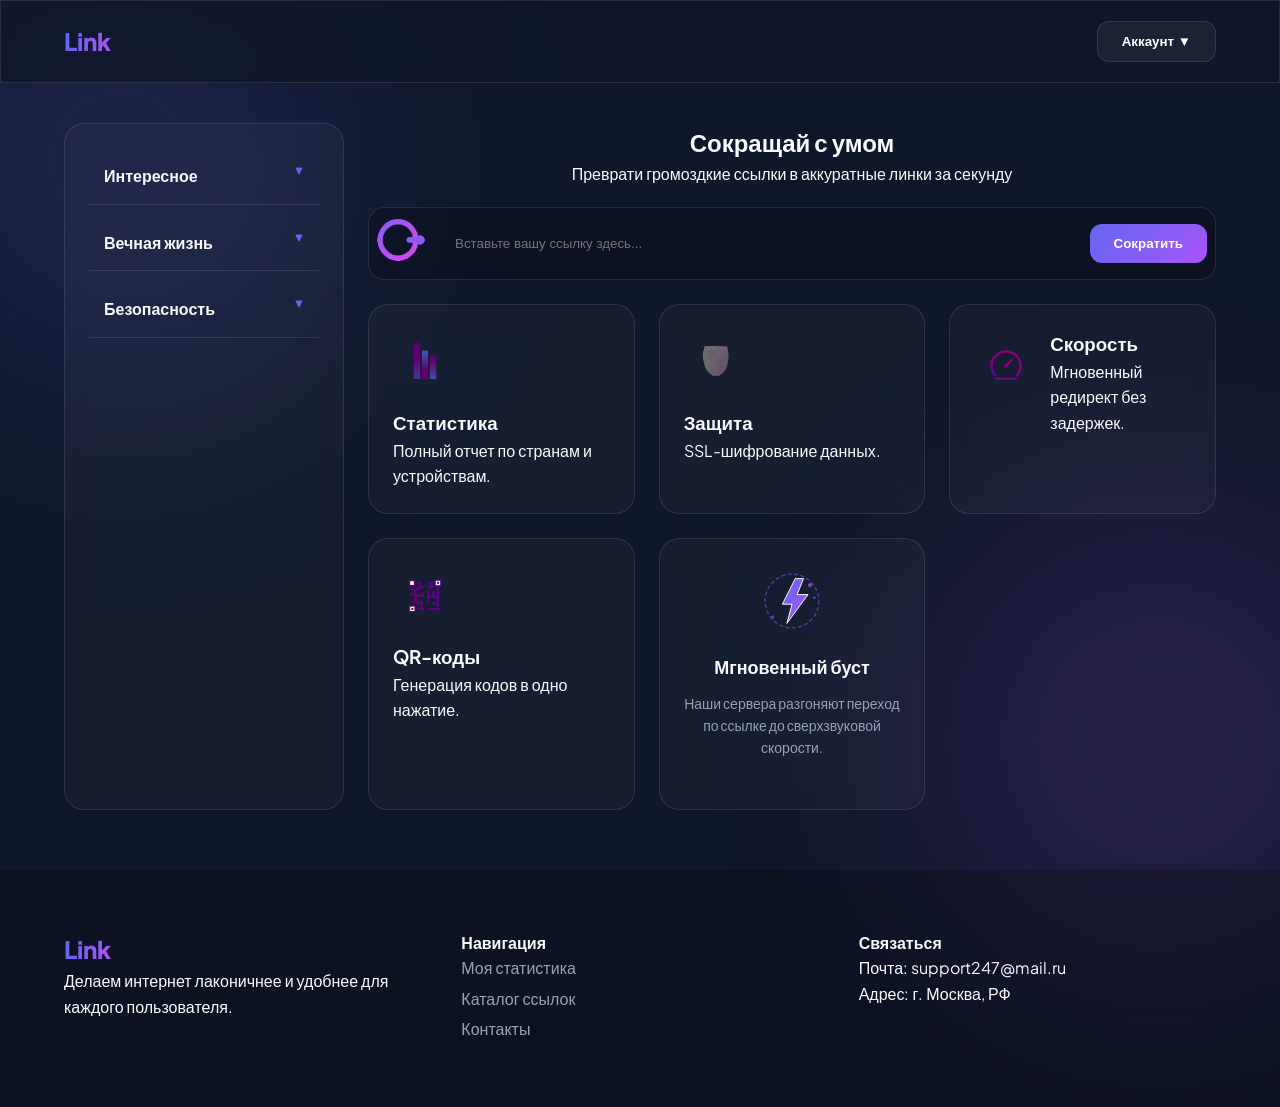
<file: index.html>
<!DOCTYPE html>
<html lang="ru">
<head>
    <meta charset="UTF-8">
    <meta name="viewport" content="width=device-width, initial-scale=1.0">
    <title>Link - Сокращатель ссылок</title>
    <link rel="preconnect" href="https://fonts.googleapis.com">
    <link href="https://fonts.googleapis.com/css2?family=Plus+Jakarta+Sans:wght@400;600;700;800&display=swap" rel="stylesheet">
    <link rel="stylesheet" href="css/style.css">
</head>
<body>
    <div class="blob"></div>
    <div class="blob2"></div>

    <header class="header glass">
        <div class="container flex-header">
            <div class="logo"><span>Link</span></div>
            <div class="dropdown">
                <button class="btn btn-blur" id="dropBtn">Аккаунт ▼</button>
                <div id="myDropdown" class="dropdown-content">
                    <a href="#" id="openLoginBtn">Вход</a>
                    <a href="#" id="openRegBtn">Регистрация</a>
                    <a href="contacts.html">Контакты</a>
                </div>
            </div>
        </div>
    </header>

    <div class="container">
        <div class="main-layout">
            <aside class="sidebar glass card">
                <div class="acc-item">
                    <div class="acc-header">Интересное</div>
                    <div class="acc-body">
                        Аналитика<br>Короткими ссылками чаще всего пользуются компании и небольшие предприятия поскольку так удобно и понятно для большого круга людей
                    </div>
                </div>
                <div class="acc-item">
                    <div class="acc-header">Вечная жизнь</div>
                    <div class="acc-body">
                        Наши ссылки не имеют срока годности. Один раз сократили - и она будет работать, пока жив интернет
                    </div>
                </div>
                <div class="acc-item">
                    <div class="acc-header">Безопасность</div>
                    <div class="acc-body">
                        Все ссылки проверяются на фишинг!
                    </div>
                </div>
            </aside>

            <main>
                <section class="main-hero">
                    <h2>Сокращай с умом</h2>
                    <p>Преврати громоздкие ссылки в аккуратные линки за секунду</p>
                    
                    <div class="form-group-row">
                        <picture>
                            <source srcset="assets/images/logo.webp" type="image/webp">
                            <img src="assets/images/logo.png" alt="Логотип Link" class="logo-icon" width="48" height="48" loading="eager">
                        </picture>
                        <input type="text" placeholder="Вставьте вашу ссылку здесь...">
                        <button class="btn btn-grad">Сократить</button>
                    </div>
                </section>

                <div class="grid-gallery">
                    <div class="card glass">
                            <picture>
                                <source srcset="assets/images/stats.webp" type="image/webp">
                                <img src="assets/images/stats.png" alt="Статистика" class="feature-icon" loading="lazy" width="64" height="64">
                            </picture>
                            <h3>Статистика</h3>
                            <p>Полный отчет по странам и устройствам.</p>
                        </div>
                    <div class="card glass">
                        <picture>
                            <source srcset="assets/images/shield.webp" type="image/webp">
                            <img src="assets/images/shield.png" alt="Защита" class="feature-icon" loading="lazy" width="64" height="64">
                        </picture>
                        <h3>Защита</h3>
                        <p>SSL-шифрование данных.</p>
                    </div>
                    
                    <div class="card glass feature-card-bg">
                        <div class="card-content">
                            <h3>Скорость</h3>
                            <p>Мгновенный редирект без задержек.</p>
                        </div>
                    </div>
                    
                    <div class="card glass">
                        <picture>
                            <source srcset="assets/images/qr.webp" type="image/webp">
                            <img src="assets/images/qr.png" alt="QR-коды" class="feature-icon" loading="lazy" width="64" height="64">
                        </picture>
                        <h3>QR-коды</h3>
                        <p>Генерация кодов в одно нажатие.</p>
                    </div>
                    <!-- SVG-карточка: Буст-ускорение -->
                <div class="card glass catalog-card">
                    <img src="assets/images/boost.svg" alt="Ускорение ссылок" class="catalog-icon" style="width: 64px; height: 64px;" loading="lazy">
                    <h3>Мгновенный буст</h3>
                    <p>Наши сервера разгоняют переход по ссылке до сверхзвуковой скорости.</p>
                </div>
                </div>
            </main>
        </div>
    </div>

    <footer class="footer">
        <div class="container footer-grid">
            <div>
                <div class="logo"><span>Link</span></div>
                <p>Делаем интернет лаконичнее и удобнее для каждого пользователя.</p>
            </div>
            <div>
                <h4>Навигация</h4>
                <p><a href="#" id="footerStats">Моя статистика</a></p>
                <p><a href="catalog.html">Каталог ссылок</a></p>
                <p><a href="contacts.html">Контакты</a></p>
            </div>
            <div>
                <h4>Связаться</h4>
                <p>Почта: support247@mail.ru</p>
                <p>Адрес: г. Москва, РФ</p>
            </div>
        </div>
    </footer>

    <!-- МОДАЛКА СТАТИСТИКИ (старая, нетронутая) -->
    <div id="statsModal" class="modal-overlay hidden">
        <div class="modal-card glass">
            <h2>Моя статистика</h2>
            
            <div class="stats-cards">
                <div class="stat-card">
                    <div class="stat-label">КЛИКИ</div>
                    <div class="stat-value">1,254</div>
                </div>
                <div class="stat-card">
                    <div class="stat-label">ССЫЛКИ</div>
                    <div class="stat-value">12</div>
                </div>
                <div class="stat-card">
                    <div class="stat-label">РЕГИОН</div>
                    <div class="stat-value">RU</div>
                </div>
            </div>
            
            <div class="stats-table-section">
                <p class="table-title">Последние переходы:</p>
                <table class="stats-table">
                    <thead>
                        <tr><th>Ссылка</th><th>Клики</th></tr>
                    </thead>
                    <tbody>
                        <tr><td><a href="#">sh.li/x7K2</a></td><td>452</td></tr>
                        <tr><td><a href="#">sh.li/9bL1</a></td><td>128</td></tr>
                    </tbody>
                </table>
            </div>
            
            <button class="btn btn-grad full-w close-stats">Закрыть</button>
        </div>
    </div>

    <!-- МОДАЛКА ВХОДА/РЕГИСТРАЦИИ (новая, отдельная) -->
    <div id="authModal" class="modal-overlay hidden">
        <div id="loginModal" class="modal-card glass">
            <h2>Вход в аккаунт</h2>
            <form class="v-form">
                <input type="email" placeholder="Email" required>
                <input type="password" placeholder="Пароль" required>
                <button type="submit" class="btn btn-grad full-w">Войти</button>
            </form>
            <p style="margin-top: 15px; color: var(--text-dim);">Нет аккаунта? <a href="#" id="switchToRegBtn" style="color: var(--primary);">Зарегистрируйтесь</a></p>
            <button class="btn btn-blur full-w close-auth" style="margin-top: 10px;">Закрыть</button>
        </div>

        <div id="regModal" class="modal-card glass hidden">
            <h2>Регистрация</h2>
            <form class="v-form">
                <input type="text" placeholder="Имя" required>
                <input type="email" placeholder="Email" required>
                <input type="password" placeholder="Пароль" required>
                <label class="checkbox-group">
                    <input type="checkbox" required>
                    <span>Я согласен с условиями</span>
                </label>
                <button type="submit" class="btn btn-grad full-w">Создать аккаунт</button>
            </form>
            <p style="margin-top: 15px; color: var(--text-dim);">Уже есть аккаунт? <a href="#" id="switchToLoginBtn" style="color: var(--primary);">Войдите</a></p>
            <button class="btn btn-blur full-w close-auth" style="margin-top: 10px;">Закрыть</button>
        </div>
    </div>

    <script src="js/script.js"></script>
</body>
</html>
</file>
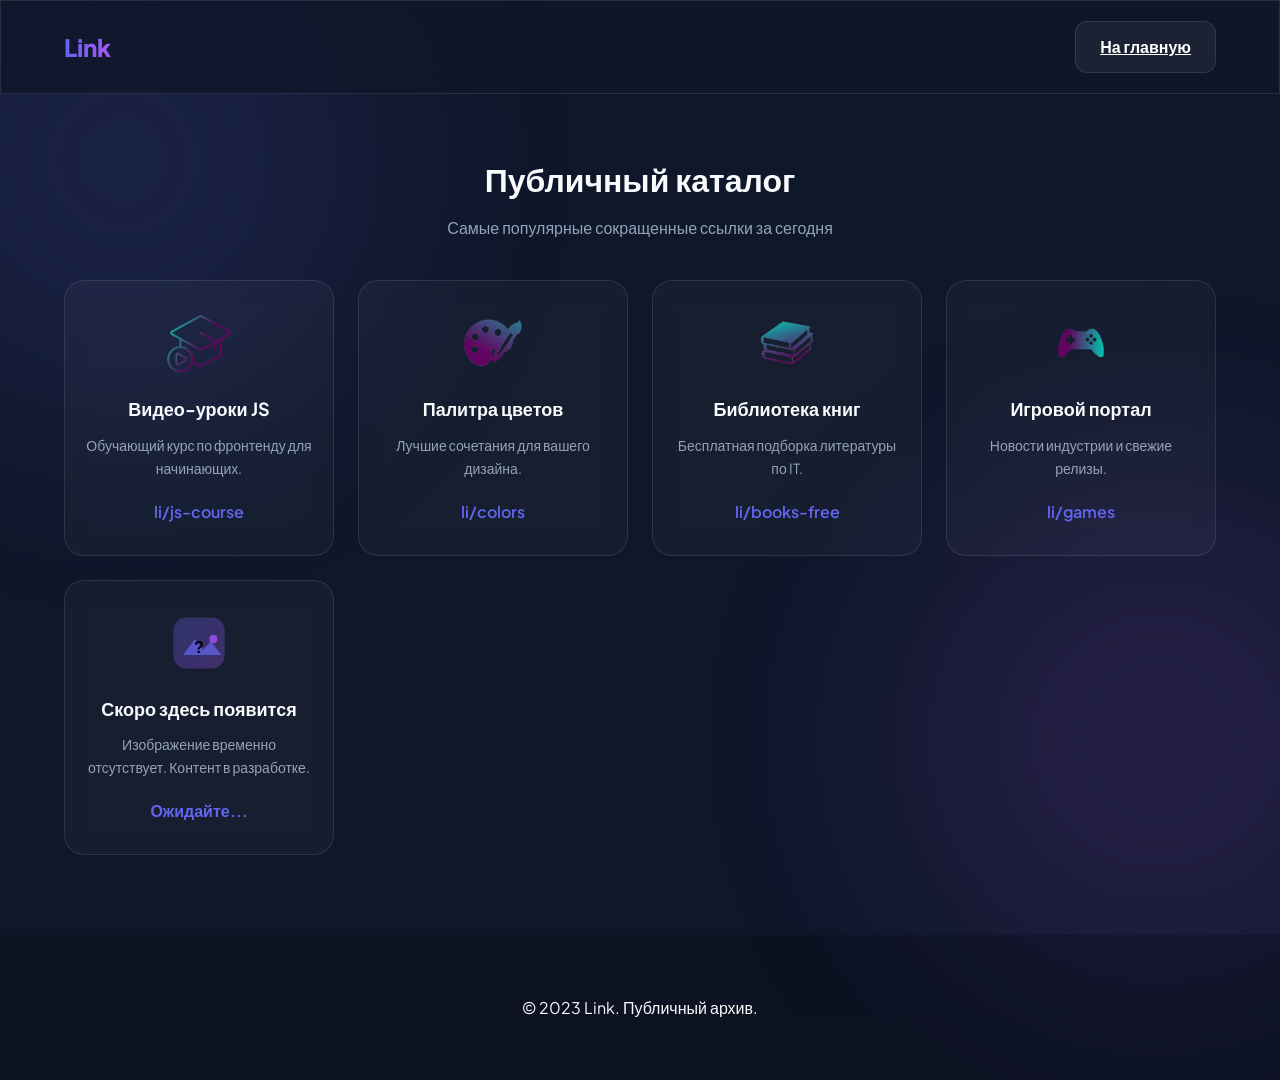
<file: catalog.html>
<!DOCTYPE html>
<html lang="ru">
<head>
    <meta charset="UTF-8">
    <meta name="viewport" content="width=device-width, initial-scale=1.0">
    <title>Каталог ссылок | Link</title>
    <link rel="preconnect" href="https://fonts.googleapis.com">
    <link href="https://fonts.googleapis.com/css2?family=Plus+Jakarta+Sans:wght@400;600;700;800&display=swap" rel="stylesheet">
    <link rel="stylesheet" href="css/style.css">
</head>
<body>
    <div class="blob"></div>
    <div class="blob2"></div>

    <header class="header glass">
        <div class="container flex-header">
            <div class="logo"><span>Link</span></div>
            <a href="index.html" class="btn btn-blur">На главную</a>
        </div>
    </header>

    <div class="container" style="margin-top: 60px; text-align: center;">
        <h1 style="margin-bottom: 10px;">Публичный каталог</h1>
        <p style="color: var(--text-dim); margin-bottom: 40px;">Самые популярные сокращенные ссылки за сегодня</p>

        <div class="grid-gallery">
            
            <div class="card glass catalog-card">
                <picture>
                    <source srcset="assets/images/course.webp" type="image/webp">
                    <img src="assets/images/course.png" alt="Видео-уроки" class="catalog-icon" loading="lazy" width="64" height="64">
                </picture>
                <h3>Видео-уроки JS</h3>
                <p>Обучающий курс по фронтенду для начинающих.</p>
                <a href="#" class="link-text">li/js-course</a>
            </div>

            <div class="card glass catalog-card">
                <picture>
                    <source srcset="assets/images/palette.webp" type="image/webp">
                    <img src="assets/images/palette.png" alt="Палитра" class="catalog-icon" loading="lazy" width="64" height="64">
                </picture>
                <h3>Палитра цветов</h3>
                <p>Лучшие сочетания для вашего дизайна.</p>
                <a href="#" class="link-text">li/colors</a>
            </div>

            <div class="card glass catalog-card">
                <picture>
                    <source srcset="assets/images/books.webp" type="image/webp">
                    <img src="assets/images/books.png" alt="Книги" class="catalog-icon" loading="lazy" width="64" height="64">
                </picture>
                <h3>Библиотека книг</h3>
                <p>Бесплатная подборка литературы по IT.</p>
                <a href="#" class="link-text">li/books-free</a>
            </div>

            <div class="card glass catalog-card">
                <picture>
                    <source srcset="assets/images/games.webp" type="image/webp">
                    <img src="assets/images/games.png" alt="Игры" class="catalog-icon" loading="lazy" width="64" height="64">
                </picture>
                <h3>Игровой портал</h3>
                <p>Новости индустрии и свежие релизы.</p>
                <a href="#" class="link-text">li/games</a>
            </div>
           <!-- Карточка-заглушка с SVG -->
            <div class="card glass catalog-card">
                <img src="assets/images/placeholder.svg" alt="Изображение временно отсутствует" class="catalog-icon" loading="lazy">
                <h3>Скоро здесь появится</h3>
                <p>Изображение временно отсутствует. Контент в разработке.</p>
                <span class="link-text">Ожидайте...</span>
            </div>
        </div>
    </div>

    <footer class="footer" style="margin-top: 80px;">
        <div class="container" style="text-align: center;">
            <p>© 2023 Link. Публичный архив.</p>
        </div>
    </footer>

    <script src="js/script.js"></script>
</body>
</html>
</file>
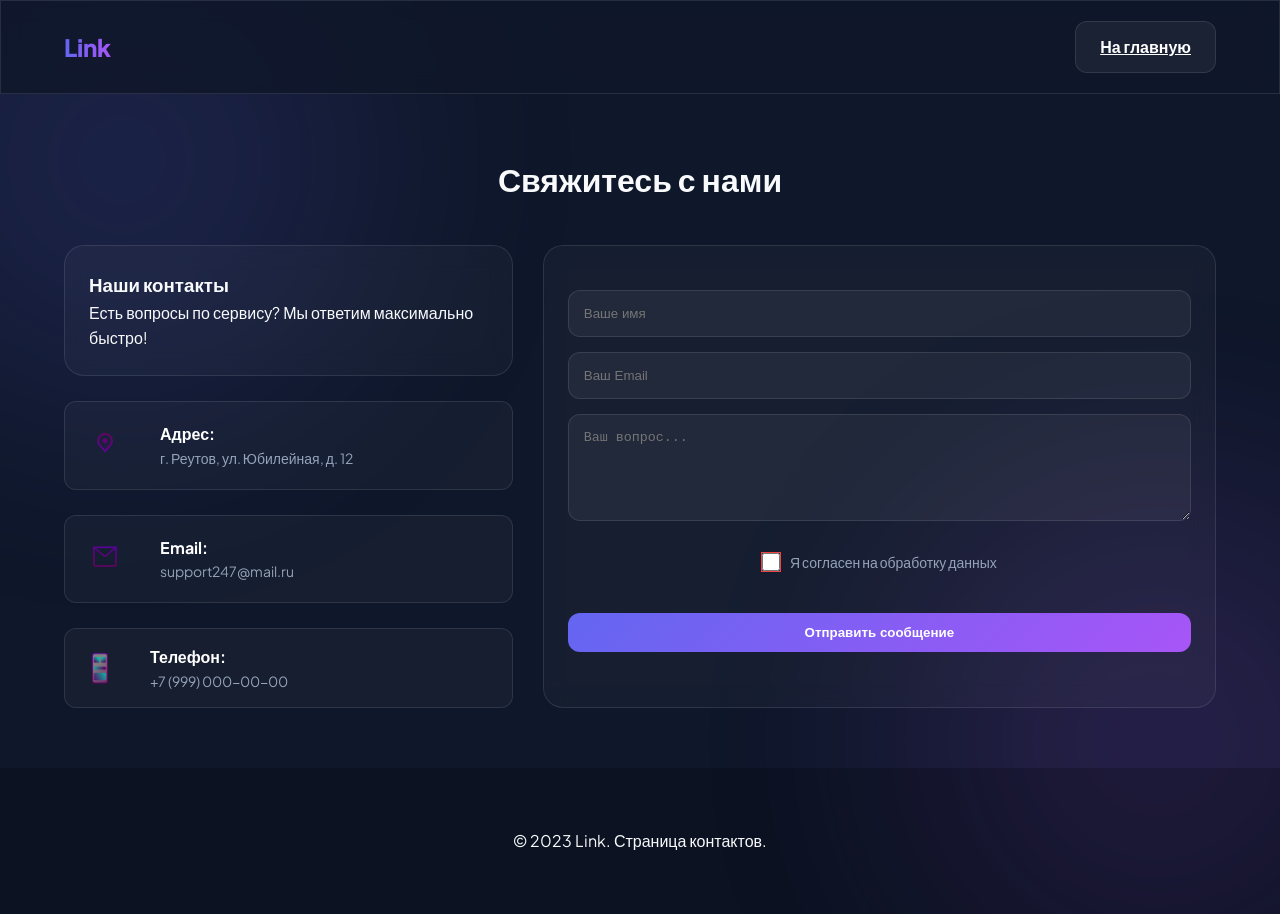
<file: contacts.html>
<!DOCTYPE html>
<html lang="ru">
<head>
    <meta charset="UTF-8">
    <meta name="viewport" content="width=device-width, initial-scale=1.0">
    <title>Контакты | Link</title>
    <link rel="preconnect" href="https://fonts.googleapis.com">
    <link href="https://fonts.googleapis.com/css2?family=Plus+Jakarta+Sans:wght@400;600;700;800&display=swap" rel="stylesheet">
    <link rel="stylesheet" href="css/style.css">
</head>
<body>
    <div class="blob"></div>
    <div class="blob2"></div>

    <header class="header glass">
        <div class="container flex-header">
            <div class="logo"><span>Link</span></div>
            <a href="index.html" class="btn btn-blur">На главную</a>
        </div>
    </header>

    <div class="container" style="margin-top: 60px;">
        <h1 style="text-align: center; margin-bottom: 40px;">Свяжитесь с нами</h1>
        
        <div class="contact-grid">
            <div class="info-side">
                <div class="glass card">
                    <h3>Наши контакты</h3>
                    <p>Есть вопросы по сервису? Мы ответим максимально быстро!</p>
                </div>

                <div class="contact-item">
                    <picture>
                        <source srcset="assets/images/location.webp" type="image/webp">
                        <img src="assets/images/location.png" alt="Адрес" class="contact-icon" loading="lazy" width="40" height="40">
                    </picture>
                    <div>
                        <strong>Адрес:</strong>
                        <p>г. Реутов, ул. Юбилейная, д. 12</p>
                    </div>
                </div>

                <div class="contact-item">
                    <picture>
                        <source srcset="assets/images/email.webp" type="image/webp">
                        <img src="assets/images/email.png" alt="Email" class="contact-icon" loading="lazy" width="40" height="40">
                    </picture>
                    <div>
                        <strong>Email:</strong>
                        <p>support247@mail.ru</p>
                    </div>
                </div>

                <div class="contact-item">
                    <div class="contact-icon-bg telefon-icon"></div>
                    <div>
                        <strong>Телефон:</strong>
                        <p>+7 (999) 000-00-00</p>
                    </div>
                </div>
            </div>

            <div class="glass card">
                <form class="v-form">
                    <input type="text" placeholder="Ваше имя" required>
                    <input type="email" placeholder="Ваш Email" required>
                    <textarea rows="5" placeholder="Ваш вопрос..." required></textarea>
                    
                    <label class="checkbox-group">
                        <input type="checkbox" required>
                        <span>Я согласен на обработку данных</span>
                    </label>
                    
                    <button type="submit" class="btn btn-grad full-w">Отправить сообщение</button>
                </form>
            </div>
        </div>
    </div>

    <footer class="footer">
        <div class="container" style="text-align: center;">
            <p>© 2023 Link. Страница контактов.</p>
        </div>
    </footer>

    <script src="js/script.js"></script>
</body>
</html>
</file>
<file: css/style.css>
/* 1. БАЗА */
* { margin: 0; padding: 0; box-sizing: border-box; }
:root {
    --primary: #6366f1;
    --secondary: #a855f7;
    --bg: #0f172a;
    --surface: rgba(255, 255, 255, 0.03);
    --glass-border: rgba(255, 255, 255, 0.1);
    --text: #f8fafc;
    --text-dim: #94a3b8;
}
body {
    font-family: 'Plus Jakarta Sans', sans-serif;
    background: var(--bg);
    color: var(--text);
    line-height: 1.6;
    overflow-x: hidden;
}

/* ФОН */
.blob, .blob2 {
    position: fixed; width: 500px; height: 500px;
    filter: blur(120px); opacity: 0.15; z-index: -1; border-radius: 50%;
}
.blob { top: -10%; left: -10%; background: var(--primary); }
.blob2 { bottom: -10%; right: -10%; background: var(--secondary); }

/* 2. КЛАССЫ */
.container { max-width: 1200px; margin: 0 auto; padding: 0 24px; }
.card { padding: 24px; border-radius: 20px; }
.glass {
    background: var(--surface); backdrop-filter: blur(12px);
    border: 1px solid var(--glass-border);
}
.hidden { display: none !important; }

/* КНОПКИ */
.btn {
    padding: 12px 24px; border-radius: 12px; border: none;
    cursor: pointer; font-weight: 700; color: white;
    transition: 0.3s; display: inline-flex; align-items: center; justify-content: center;
}
.btn-grad { background: linear-gradient(135deg, var(--primary), var(--secondary)); }
.btn-grad:hover { transform: translateY(-2px); box-shadow: 0 8px 20px rgba(99, 102, 241, 0.4); }
.btn-blur { background: rgba(255, 255, 255, 0.05); border: 1px solid var(--glass-border); }
.full-w { width: 100%; margin-top: 10px; }

/* 3. LAYOUT */
.header { padding: 20px 0; background: rgba(15, 23, 42, 0.8); backdrop-filter: blur(10px); position: sticky; top: 0; z-index: 100; }
.flex-header { display: flex; justify-content: space-between; align-items: center; }
.logo { font-size: 24px; font-weight: 800; }
.logo span { background: linear-gradient(to right, var(--primary), var(--secondary)); -webkit-background-clip: text; color: transparent; }

.main-layout { display: grid; grid-template-columns: 280px 1fr; gap: 24px; margin-top: 40px; }
.main-hero { text-align: center; margin-bottom: 24px; }
.form-group-row {
    display: flex; gap: 10px; background: rgba(0,0,0,0.2); padding: 8px;
    border-radius: 16px; border: 1px solid var(--glass-border); margin-top: 20px; align-items: center;
}
.form-group-row input { flex: 1; background: transparent; border: none; color: white; padding: 10px; outline: none; }
.logo-icon { margin-right: 10px; }

.grid-gallery { display: grid; grid-template-columns: repeat(auto-fill, minmax(240px, 1fr)); gap: 24px; }

/* 4. ИКОНКИ (ТРЕБОВАНИЕ) */
/* Класс для обычных картинок <img> */
.feature-icon {
    width: 48px; height: 48px; margin-bottom: 15px; object-fit: contain; display: block;
}

/* Класс для иконки скорости (CSS Background) */
.speed-bg {
    /* ПУТЬ: ../ выходит из папки css в корень */
    background-image: url('../assets/images/speed.png'); 
    background-size: 48px; background-repeat: no-repeat; background-position: 24px 24px;
    min-height: 180px; padding-left: 90px !important;
}
@media (-webkit-min-device-pixel-ratio: 2), (min-resolution: 192dpi) {
    .speed-bg { background-image: url('../assets/images/speed@2x.png'); }
}

/* Иконки контактов */
.contact-icon {
    width: 32px; height: 32px; margin-right: 15px; object-fit: contain;
}

/* Класс для иконки телефона (CSS Background) */
.icon-box {
    width: 32px; height: 32px; margin-right: 15px;
}
.telefon-icon {
    background-image: url('../assets/images/telefon.png');
    background-size: contain; background-repeat: no-repeat;
}

/* 5. КОНТАКТЫ */
.contact-grid { display: grid; grid-template-columns: 1fr 1.5fr; gap: 30px; }
.info-side { display: flex; flex-direction: column; gap: 25px; }
.contact-item { display: flex; align-items: center; gap: 15px; padding: 15px; background: rgba(255,255,255,0.03); border-radius: 12px; border: 1px solid var(--glass-border); }
.contact-item strong { color: white; display: block; }
.contact-item p { color: var(--text-dim); font-size: 14px; }

/* 6. ФОРМЫ */
.v-form { display: flex; flex-direction: column; gap: 15px; margin-top: 20px; }
.v-form input, .v-form textarea {
    width: 100%; background: rgba(255, 255, 255, 0.05) !important;
    border: 1px solid rgba(255, 255, 255, 0.1) !important; padding: 15px;
    border-radius: 12px; color: white !important; outline: none;
}
.modal-overlay {
    position: fixed; top: 0; left: 0; width: 100%; height: 100%;
    background: rgba(0,0,0,0.8); backdrop-filter: blur(8px);
    display: flex; align-items: center; justify-content: center; z-index: 1000;
}
.modal-card {
    width: 100%;
    max-width: 650px; /* Было 400px, стало шире */
    padding: 40px;
    text-align: center;
}

/* Исправленный блок чекбокса */
.checkbox-group {
    display: flex;
    align-items: center;       /* Центрируем чекбокс и текст по вертикали */
    justify-content: center;   /* Центрируем всю строку посередине формы */
    gap: 10px;                 /* Расстояние между квадратиком и текстом (всегда одинаковое) */
    margin: 15px 0;
    cursor: pointer;
    font-size: 14px;
    color: var(--text-dim);
    flex-wrap: nowrap;         /* Запрещаем тексту переноситься на новую строку раньше времени */
}

/* Сам квадратик */
.checkbox-group input[type="checkbox"] {
    width: 18px;
    height: 18px;
    cursor: pointer;
    accent-color: var(--primary); /* Цвет галочки */
    margin: 0;                    /* Убираем дефолтные отступы браузера */
    flex-shrink: 0;               /* Чтобы чекбокс никогда не сплющивался */
}

/* 7. АККОРДЕОН */
.acc-item { margin-bottom: 10px; border-bottom: 1px solid var(--glass-border); overflow: hidden; }
.acc-header { padding: 15px; cursor: pointer; font-weight: 600; display: flex; justify-content: space-between; }
.acc-header::after { content: '▼'; font-size: 10px; transition: 0.3s; color: var(--primary); }
.acc-active .acc-header::after { transform: rotate(180deg); }
.acc-body { max-height: 0; overflow: hidden; transition: 0.4s; opacity: 0; }
.acc-active .acc-body { max-height: 200px; opacity: 1; padding: 10px 15px; color: var(--text-dim); }

/* 8. ФУТЕР */
.footer { padding: 60px 0; background: rgba(0,0,0,0.2); margin-top: 60px; }
.footer-grid { display: grid; grid-template-columns: repeat(3, 1fr); gap: 40px; }
.footer-grid a { color: var(--text-dim); text-decoration: none; display: block; margin-bottom: 5px; }
.footer-grid a:hover { color: var(--primary); }

@media (max-width: 768px) {
    .main-layout, .contact-grid, .footer-grid { grid-template-columns: 1fr; }
}
/* Увеличенные иконки для блоков */
.feature-icon {
    width: 64px !important;
    height: 64px !important;
    margin-bottom: 15px;
    object-fit: contain;
    display: block;
}

/* Логотип побольше */
.logo-icon {
    width: 48px !important;
    height: 48px !important;
    margin-right: 0px;
    object-fit: contain;
}

/* Иконка скорости через CSS background - тоже увеличиваем */
.feature-card-bg {
    background-image: url('../assets/images/speed.png');
    background-size: 64px !important;
    background-repeat: no-repeat;
    background-position: 24px 24px;
    min-height: 180px;
    padding-left: 100px !important;
}

/* Иконки в контактах побольше */
.contact-icon {
    width: 60px !important;
    height: 60px !important;
    margin-right: 15px;
    object-fit: contain;
}

/* Иконка телефона через CSS background */
.contact-icon-bg {
    width: 50px !important;
    height: 50px !important;
    margin-right: 15px;
    background-size: contain !important;
    background-repeat: no-repeat;
    background-position: center;
}

.telefon-icon {
    background-image: url('../assets/images/telefon.png');
}

/* Адаптив для retina */
@media (-webkit-min-device-pixel-ratio: 2), (min-resolution: 192dpi) {
    .feature-card-bg {
        background-image: url('../assets/images/speed.webp');
        background-size: 64px !important;
    }
}
/* --- ВЫПАДАЮЩЕЕ МЕНЮ (FIX) --- */
.dropdown {
    position: relative;
    display: inline-block;
}

.dropdown-content {
    display: none; /* Скрыто по умолчанию */
    position: absolute;
    right: 0;
    top: 120%; /* Чуть ниже кнопки */
    background: #1e293b; /* Темный фон */
    border: 1px solid var(--glass-border);
    border-radius: 12px;
    padding: 10px;
    min-width: 200px;
    box-shadow: 0 10px 25px rgba(0,0,0,0.5);
    z-index: 1000;
}

/* Класс для показа меню */
.dropdown-content.show {
    display: block;
}

/* Ссылки внутри меню */
.dropdown-content a {
    color: white;
    padding: 10px 15px;
    text-decoration: none; /* Убираем подчеркивание */
    display: block;
    border-radius: 8px;
    font-size: 14px;
    transition: 0.2s;
}

.dropdown-content a:hover {
    background: var(--primary);
}
/* Стили для модального окна статистики */
.stats-cards {
    display: grid;
    grid-template-columns: repeat(3, 1fr);
    gap: 15px;
    margin: 25px 0;
}

.stat-card {
    background: rgba(255, 255, 255, 0.03);
    border: 1px solid var(--glass-border);
    border-radius: 12px;
    padding: 15px;
    text-align: center;
}

.stat-label {
    font-size: 12px;
    color: var(--text-dim);
    text-transform: uppercase;
    letter-spacing: 0.5px;
    margin-bottom: 8px;
}

.stat-value {
    font-size: 20px;
    font-weight: 700;
    color: var(--primary);
}

.stats-table-section {
    margin: 20px 0;
    text-align: left;
}

.table-title {
    color: var(--text-dim);
    font-size: 14px;
    margin-bottom: 12px;
}

.stats-table {
    width: 100%;
    border-collapse: collapse;
    background: rgba(255, 255, 255, 0.03);
    border-radius: 12px;
    overflow: hidden;
}

.stats-table th,
.stats-table td {
    padding: 12px 15px;
    text-align: left;
    border-bottom: 1px solid var(--glass-border);
}

.stats-table th {
    background: rgba(255, 255, 255, 0.05);
    color: var(--text-dim);
    font-weight: 600;
    font-size: 13px;
    text-transform: uppercase;
}

.stats-table td {
    color: var(--text);
    font-size: 14px;
}

.stats-table tr:last-child td {
    border-bottom: none;
}

.stats-table a {
    color: var(--primary);
    text-decoration: none;
    transition: 0.2s;
}

.stats-table a:hover {
    color: var(--secondary);
    text-decoration: underline;
}

/* Адаптив для модалки */
@media (max-width: 480px) {
    .stats-cards {
        grid-template-columns: 1fr;
    }
    
    .stats-table th,
    .stats-table td {
        padding: 10px;
    }
}
/* Карточки статистики в ряд */
.stats-cards {
    display: flex;
    justify-content: center; /* Центрируем карточки */
    gap: 20px;
    margin: 30px 0;
    flex-wrap: wrap; /* Чтобы на мобилках переносились */
}

.stat-card {
    background: rgba(255, 255, 255, 0.03);
    border: 1px solid var(--glass-border);
    border-radius: 16px;
    padding: 20px 30px; /* Чуть больше воздуха внутри */
    min-width: 120px;
    flex: 1; /* Растягиваем равномерно */
}

/* Таблица */
.stats-table {
    width: 100%;
    border-collapse: separate; /* Для скругленных углов */
    border-spacing: 0;
    background: rgba(255, 255, 255, 0.03);
    border-radius: 16px;
    overflow: hidden;
    margin-bottom: 20px;
}

.stats-table th, .stats-table td {
    padding: 15px 20px;
    text-align: left;
    border-bottom: 1px solid var(--glass-border);
}

.stats-table tr:last-child td {
    border-bottom: none;
}
/* Стили для иконок */
.feature-icon {
    width: 64px !important;
    height: 64px !important;
    margin-bottom: 15px;
    object-fit: contain;
    display: block;
}

.logo-icon {
    width: 48px !important;
    height: 48px !important;
    margin-right: 10px;
    object-fit: contain;
}

/* Иконка скорости через CSS background с WebP fallback */
.feature-card-bg {
    background-image: url('../assets/images/speed.png');
    background-size: 64px !important;
    background-repeat: no-repeat;
    background-position: 24px 24px;
    min-height: 180px;
    padding-left: 100px !important;
}

/* Иконки в контактах */
.contact-icon {
    width: 50px !important;
    height: 50px !important;
    margin-right: 15px;
    object-fit: contain;
}

.contact-icon-bg {
    width: 40px !important;
    height: 40px !important;
    margin-right: 15px;
    background-size: contain !important;
    background-repeat: no-repeat;
    background-position: center;
}

.telefon-icon {
    background-image: url('../assets/images/telefon.png');
}

/* Стили для каталога */
.catalog-card {
    text-align: center;
    padding: 30px 20px;
    min-height: 250px;
    display: flex;
    flex-direction: column;
    align-items: center;
}

.catalog-icon {
    width: 64px;
    height: 64px;
    margin-bottom: 20px;
    object-fit: contain;
    display: block;
}

.catalog-card h3 {
    margin-bottom: 10px;
    font-size: 18px;
}

.catalog-card p {
    color: var(--text-dim);
    font-size: 14px;
    margin-bottom: 20px;
    flex-grow: 1;
}

.link-text {
    color: var(--primary);
    text-decoration: none;
    font-weight: 600;
    font-size: 16px;
    transition: 0.3s;
}

.link-text:hover {
    color: var(--secondary);
    text-decoration: underline;
}

/* Стили для модального окна статистики */
.modal-card {
    width: 100%;
    max-width: 650px;
    padding: 40px;
    text-align: center;
}

.stats-cards {
    display: flex;
    justify-content: center;
    gap: 20px;
    margin: 30px 0;
    flex-wrap: wrap;
}

.stat-card {
    background: rgba(255, 255, 255, 0.03);
    border: 1px solid var(--glass-border);
    border-radius: 16px;
    padding: 20px 30px;
    min-width: 120px;
    flex: 1;
}

.stat-label {
    font-size: 12px;
    color: var(--text-dim);
    text-transform: uppercase;
    letter-spacing: 0.5px;
    margin-bottom: 8px;
}

.stat-value {
    font-size: 20px;
    font-weight: 700;
    color: var(--primary);
}

.stats-table-section {
    margin: 20px 0;
    text-align: left;
}

.table-title {
    color: var(--text-dim);
    font-size: 14px;
    margin-bottom: 12px;
}

.stats-table {
    width: 100%;
    border-collapse: separate;
    border-spacing: 0;
    background: rgba(255, 255, 255, 0.03);
    border-radius: 16px;
    overflow: hidden;
}

.stats-table th, .stats-table td {
    padding: 15px 20px;
    text-align: left;
    border-bottom: 1px solid var(--glass-border);
}

.stats-table th {
    background: rgba(255, 255, 255, 0.05);
    color: var(--text-dim);
    font-weight: 600;
    font-size: 13px;
    text-transform: uppercase;
}

.stats-table td {
    color: var(--text);
    font-size: 14px;
}

.stats-table tr:last-child td {
    border-bottom: none;
}

.stats-table a {
    color: var(--primary);
    text-decoration: none;
    transition: 0.2s;
}

.stats-table a:hover {
    color: var(--secondary);
    text-decoration: underline;
}

/* Чекбокс */
.checkbox-group {
    display: flex;
    align-items: center;
    justify-content: center;
    gap: 10px;
    margin: 15px 0;
    cursor: pointer;
    font-size: 14px;
    color: var(--text-dim);
    flex-wrap: nowrap;
}

.checkbox-group input[type="checkbox"] {
    width: 18px;
    height: 18px;
    cursor: pointer;
    accent-color: var(--primary);
    margin: 0;
    flex-shrink: 0;
}

/* Адаптив для retina экранов с WebP */
@media (-webkit-min-device-pixel-ratio: 2), (min-resolution: 192dpi) {
    .feature-card-bg {
        background-image: url('../assets/images/speed.webp');
    }
    
    .telefon-icon {
        background-image: url('../assets/images/telefon.webp');
    }
}

@media (max-width: 768px) {
    .main-layout { grid-template-columns: 1fr; }
    .footer-grid { grid-template-columns: 1fr; text-align: center; }
    .contact-grid { grid-template-columns: 1fr; }
    .stats-cards { flex-direction: column; }
}

@media (max-width: 480px) {
    .main-hero h2 { font-size: 24px; }
    .feature-icon { width: 48px !important; height: 48px !important; }
    .catalog-icon { width: 48px; height: 48px; }
}
input:invalid:not(:placeholder-shown) {
    border-color: #ef4444 !important;
    box-shadow: 0 0 0 1px #ef4444;
}
input:valid:not(:placeholder-shown) {
    border-color: #22c55e !important;
}
input[type="checkbox"]:checked {
    filter: drop-shadow(0 0 4px var(--primary));
}
</file>
